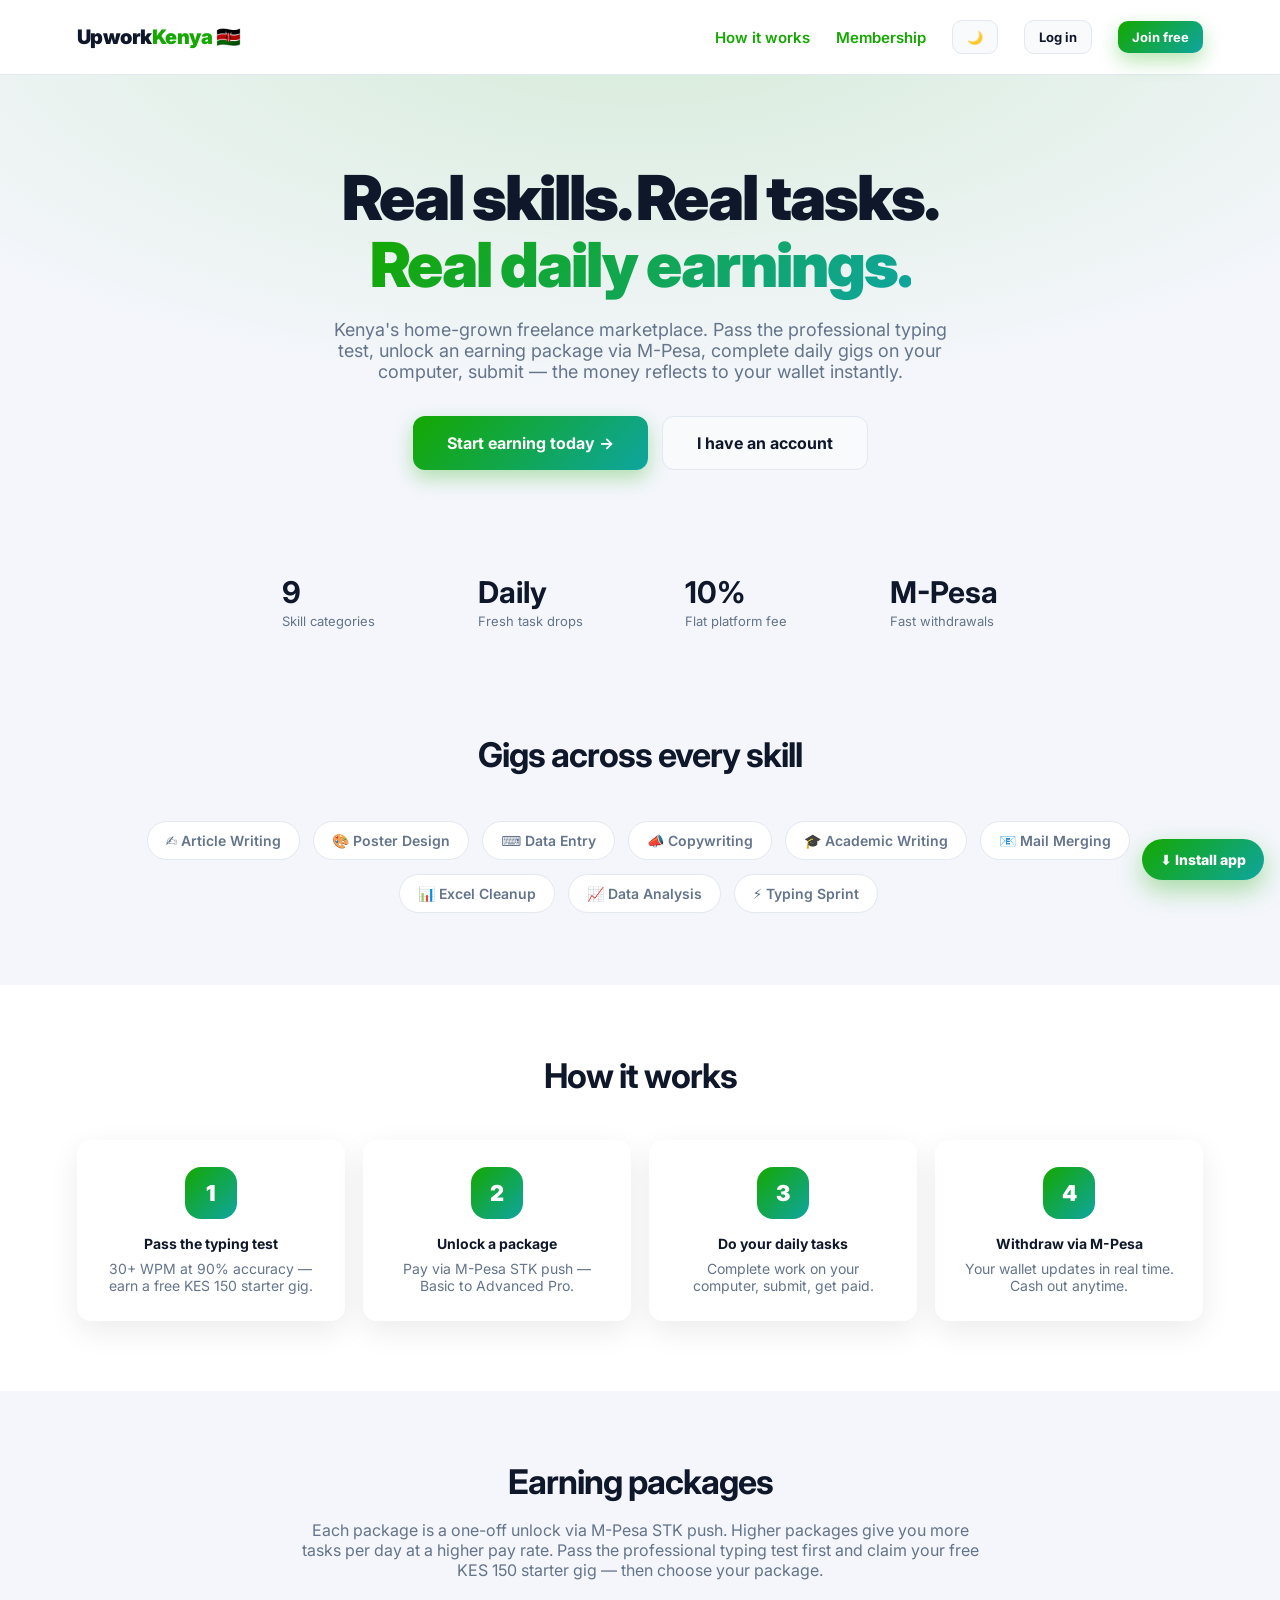
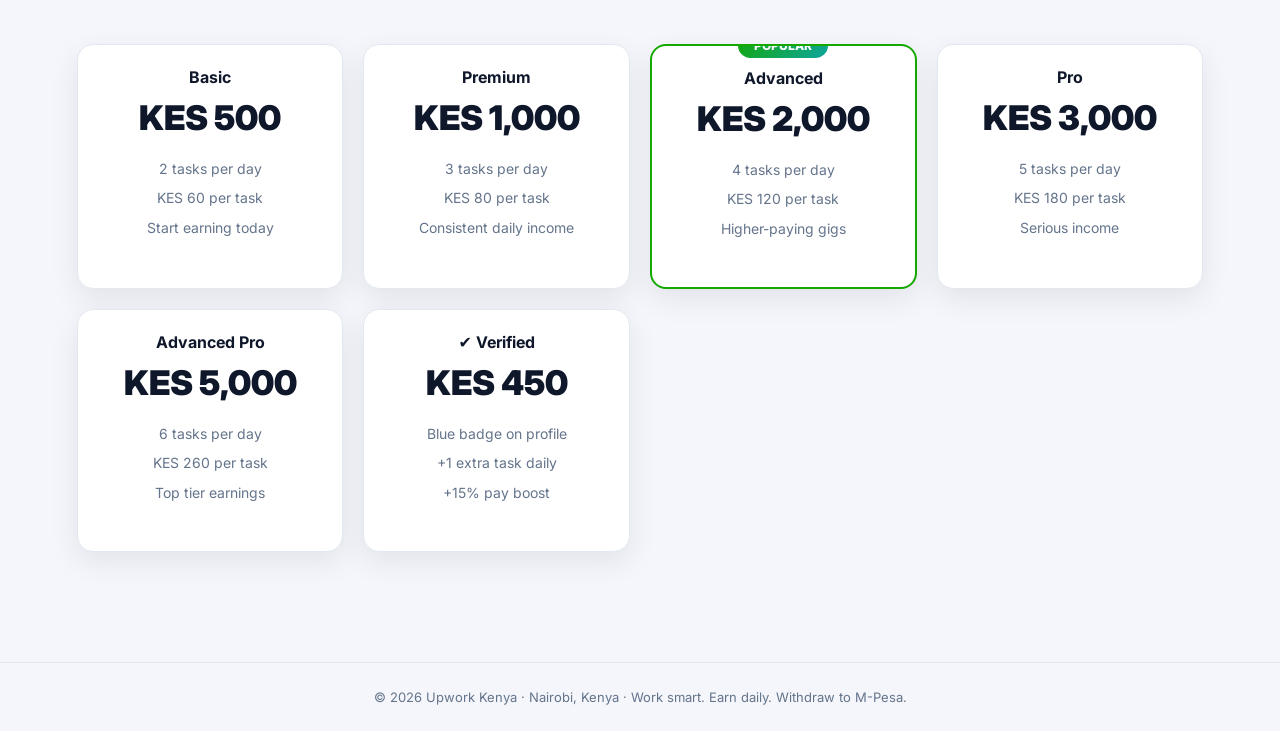
<file: frontend/index.html>
<!DOCTYPE html>
<html lang="en">
<head>
<meta charset="UTF-8">
<meta name="viewport" content="width=device-width, initial-scale=1.0, maximum-scale=1.0, user-scalable=no, viewport-fit=cover">
<title>Upwork Kenya — Freelance Tasks & Gigs | Earn Daily, Withdraw to M-Pesa</title>
<meta name="description" content="Upwork Kenya — Kenya's home-grown freelance marketplace. Pass a professional typing test, unlock an earning package via M-Pesa STK push, complete daily gigs on your computer and withdraw straight to M-Pesa.">
<meta name="keywords" content="Upwork Kenya, freelance Kenya, online jobs Kenya, M-Pesa jobs, typing jobs Kenya, data entry Kenya, work from home Kenya">
<meta name="robots" content="index, follow">
<meta name="author" content="Upwork Kenya">
<link rel="canonical" href="https://cumpusconnect.co.ke/">
<meta property="og:type" content="website">
<meta property="og:site_name" content="Upwork Kenya">
<meta property="og:title" content="Upwork Kenya — Freelance Tasks & Gigs">
<meta property="og:description" content="Pass the typing test, unlock a package via M-Pesa, complete daily gigs and withdraw to M-Pesa. Kenya's home-grown freelance marketplace.">
<meta property="og:url" content="https://cumpusconnect.co.ke/">
<meta property="og:image" content="https://cumpusconnect.co.ke/icons/icon-512.png">
<meta name="twitter:card" content="summary">
<meta name="twitter:title" content="Upwork Kenya — Freelance Tasks & Gigs">
<meta name="twitter:description" content="Real skills. Real tasks. Real daily earnings — withdraw to M-Pesa.">
<meta name="twitter:image" content="https://cumpusconnect.co.ke/icons/icon-512.png">
<script type="application/ld+json">
{
  "@context": "https://schema.org",
  "@graph": [
    {
      "@type": "Organization",
      "@id": "https://cumpusconnect.co.ke/#org",
      "name": "Upwork Kenya",
      "url": "https://cumpusconnect.co.ke/",
      "logo": {
        "@type": "ImageObject",
        "url": "https://cumpusconnect.co.ke/icons/icon-512.png",
        "width": 512,
        "height": 512
      }
    },
    {
      "@type": "WebSite",
      "@id": "https://cumpusconnect.co.ke/#site",
      "url": "https://cumpusconnect.co.ke/",
      "name": "Upwork Kenya",
      "publisher": { "@id": "https://cumpusconnect.co.ke/#org" }
    }
  ]
}
</script>
<link rel="preconnect" href="https://fonts.googleapis.com">
<link href="https://fonts.googleapis.com/css2?family=Inter:wght@400;600;700;800;900&display=swap" rel="stylesheet">
<link rel="stylesheet" href="css/style.css?v=3.0.0">
<link rel="manifest" href="manifest.json">
<meta name="theme-color" content="#14a800">
<meta name="apple-mobile-web-app-capable" content="yes">
<meta name="apple-mobile-web-app-status-bar-style" content="black-translucent">
<meta name="apple-mobile-web-app-title" content="Upwork Kenya">
<link rel="apple-touch-icon" href="icons/apple-touch-icon.png">
<link rel="icon" type="image/png" sizes="192x192" href="icons/icon-192.png">
<link rel="stylesheet" href="css/install.css">
<style>
  .landing-nav{display:flex;align-items:center;justify-content:space-between;padding:20px 6vw;position:sticky;top:0;background:var(--surface);border-bottom:1px solid var(--border);z-index:50}
  .landing-nav .links{display:flex;gap:26px;align-items:center;font-weight:600;font-size:15px}
  .hero{padding:90px 6vw 70px;text-align:center;background:radial-gradient(900px 400px at 50% -80px,rgba(20,168,0,.14),transparent)}
  .hero h1{font-size:clamp(34px,5.4vw,62px);font-weight:900;letter-spacing:-2px;line-height:1.08}
  .hero h1 em{font-style:normal;background:var(--grad);-webkit-background-clip:text;background-clip:text;color:transparent}
  .hero p{color:var(--muted);font-size:18px;max-width:640px;margin:20px auto 34px}
  .hero .cta-row{display:flex;gap:14px;justify-content:center;flex-wrap:wrap}
  .btn-big{padding:16px 34px;font-size:16px;width:auto}
  .stats-strip{display:flex;justify-content:center;gap:8vw;padding:34px 6vw;flex-wrap:wrap}
  .stats-strip b{font-size:30px;display:block}
  .stats-strip span{color:var(--muted);font-size:13px}
  .feat{padding:70px 6vw}
  .feat h2{text-align:center;font-size:34px;letter-spacing:-1px;margin-bottom:44px}
  .cat-chips{display:flex;flex-wrap:wrap;gap:10px;justify-content:center;margin-top:30px}
  .chip{background:var(--surface);border:1px solid var(--border);padding:10px 18px;border-radius:99px;font-weight:600;font-size:14px}
  .how{padding:70px 6vw;background:var(--surface)}
  .how h2{text-align:center;font-size:34px;letter-spacing:-1px;margin-bottom:44px}
  .step{text-align:center;padding:26px}
  .step .n{width:52px;height:52px;border-radius:16px;background:var(--grad);color:#fff;font-weight:900;font-size:22px;display:grid;place-items:center;margin:0 auto 16px}
  .tier-cards{display:grid;grid-template-columns:repeat(auto-fit,minmax(240px,1fr));gap:20px;padding:0 6vw 70px}
  .tier-card{text-align:center;position:relative}
  .tier-card .price{font-size:34px;font-weight:900;margin:10px 0}
  .tier-card ul{list-style:none;margin:16px 0 22px;color:var(--muted);font-size:14px;line-height:2.1}
  .tier-card.hot{border:2px solid var(--primary)}
  .tier-card .tag{position:absolute;top:-13px;left:50%;transform:translateX(-50%);background:var(--grad);color:#fff;font-size:12px;font-weight:800;padding:5px 16px;border-radius:99px}
</style>
</head>
<body>

<div id="splash">
  <div class="splash-logo">Upwork<span>Kenya</span></div>
  <div class="splash-bar"><i></i></div>
  <div class="splash-tag">Work. Deliver. Get Paid.</div>
</div>

<nav class="landing-nav">
  <div class="brand">Upwork<span>Kenya</span> 🇰🇪</div>
  <div class="links">
    <a href="#how">How it works</a>
    <a href="#tiers">Membership</a>
    <button class="btn btn-ghost btn-sm" onclick="UK.toggleTheme()">🌙</button>
    <a href="login.html" class="btn btn-ghost btn-sm">Log in</a>
    <a href="register.html" class="btn btn-primary btn-sm">Join free</a>
  </div>
</nav>

<header class="hero">
  <h1>Real skills. Real tasks.<br><em>Real daily earnings.</em></h1>
  <p>Kenya's home-grown freelance marketplace. Pass the professional typing test, unlock an earning package via M-Pesa, complete daily gigs on your computer, submit — the money reflects to your wallet instantly.</p>
  <div class="cta-row">
    <a href="register.html" class="btn btn-primary btn-big">Start earning today →</a>
    <a href="login.html" class="btn btn-ghost btn-big">I have an account</a>
  </div>
</header>

<div class="stats-strip">
  <div><b>9</b><span>Skill categories</span></div>
  <div><b>Daily</b><span>Fresh task drops</span></div>
  <div><b>10%</b><span>Flat platform fee</span></div>
  <div><b>M-Pesa</b><span>Fast withdrawals</span></div>
</div>

<section class="feat">
  <h2>Gigs across every skill</h2>
  <div class="cat-chips">
    <span class="chip">✍️ Article Writing</span><span class="chip">🎨 Poster Design</span>
    <span class="chip">⌨️ Data Entry</span><span class="chip">📣 Copywriting</span>
    <span class="chip">🎓 Academic Writing</span><span class="chip">📧 Mail Merging</span>
    <span class="chip">📊 Excel Cleanup</span><span class="chip">📈 Data Analysis</span>
    <span class="chip">⚡ Typing Sprint</span>
  </div>
</section>

<section class="how" id="how">
  <h2>How it works</h2>
  <div class="grid grid-4">
    <div class="step card"><div class="n">1</div><b>Pass the typing test</b><p style="color:var(--muted);font-size:14px;margin-top:8px">30+ WPM at 90% accuracy — earn a free KES 150 starter gig.</p></div>
    <div class="step card"><div class="n">2</div><b>Unlock a package</b><p style="color:var(--muted);font-size:14px;margin-top:8px">Pay via M-Pesa STK push — Basic to Advanced Pro.</p></div>
    <div class="step card"><div class="n">3</div><b>Do your daily tasks</b><p style="color:var(--muted);font-size:14px;margin-top:8px">Complete work on your computer, submit, get paid.</p></div>
    <div class="step card"><div class="n">4</div><b>Withdraw via M-Pesa</b><p style="color:var(--muted);font-size:14px;margin-top:8px">Your wallet updates in real time. Cash out anytime.</p></div>
  </div>
</section>

<section class="feat" id="tiers" style="padding-bottom:20px">
  <h2>Earning packages</h2>
  <p style="text-align:center;color:var(--muted);max-width:680px;margin:-26px auto 44px">Each package is a one-off unlock via M-Pesa STK push. Higher packages give you more tasks per day at a higher pay rate. Pass the professional typing test first and claim your free KES 150 starter gig — then choose your package.</p>
</section>
<div class="tier-cards">
  <div class="tier-card card">
    <b>Basic</b>
    <div class="price">KES 500</div>
    <ul><li>2 tasks per day</li><li>KES 60 per task</li><li>Start earning today</li></ul>
  </div>
  <div class="tier-card card">
    <b>Premium</b>
    <div class="price">KES 1,000</div>
    <ul><li>3 tasks per day</li><li>KES 80 per task</li><li>Consistent daily income</li></ul>
  </div>
  <div class="tier-card card hot">
    <span class="tag">POPULAR</span>
    <b>Advanced</b>
    <div class="price">KES 2,000</div>
    <ul><li>4 tasks per day</li><li>KES 120 per task</li><li>Higher-paying gigs</li></ul>
  </div>
  <div class="tier-card card">
    <b>Pro</b>
    <div class="price">KES 3,000</div>
    <ul><li>5 tasks per day</li><li>KES 180 per task</li><li>Serious income</li></ul>
  </div>
  <div class="tier-card card">
    <b>Advanced Pro</b>
    <div class="price">KES 5,000</div>
    <ul><li>6 tasks per day</li><li>KES 260 per task</li><li>Top tier earnings</li></ul>
  </div>
  <div class="tier-card card">
    <b>✔ Verified</b>
    <div class="price">KES 450</div>
    <ul><li>Blue badge on profile</li><li>+1 extra task daily</li><li>+15% pay boost</li></ul>
  </div>
</div>

<div class="footer">© 2026 Upwork Kenya · Nairobi, Kenya · Work smart. Earn daily. Withdraw to M-Pesa.</div>

<script src="js/config.js?v=3.0.0"></script>
<script src="js/common.js?v=3.0.0"></script>
<script>
/* Cache self-heal: force the newest service worker once per version so a stale
   cached shell can never break requests again (fixes "Request failed" on login
   in Chrome without needing incognito). Reload is guarded — it can happen at
   most once per tab, so there is no reload loop. */
(function(){try{
  var K='uk_sw_ver',V='2.4.0';
  if(!('serviceWorker' in navigator))return;
  navigator.serviceWorker.getRegistrations().then(function(rs){rs.forEach(function(r){r.update().catch(function(){});});}).catch(function(){});
  if(localStorage.getItem(K)!==V){
    localStorage.setItem(K,V);
    if(navigator.serviceWorker.controller){
      try{navigator.serviceWorker.controller.postMessage({type:'SKIP_WAITING'});}catch(e){}
      if(sessionStorage.getItem('uk_sw_reloaded')!=='1'){sessionStorage.setItem('uk_sw_reloaded','1');setTimeout(function(){location.reload();},400);}
    }
  }
}catch(e){}})();
</script>
<script>UK.splash(1400); if (UK.token) location.href = 'app.html';</script>
<script src="js/install.js?v=3.0.0"></script>
</body>
</html>
</file>
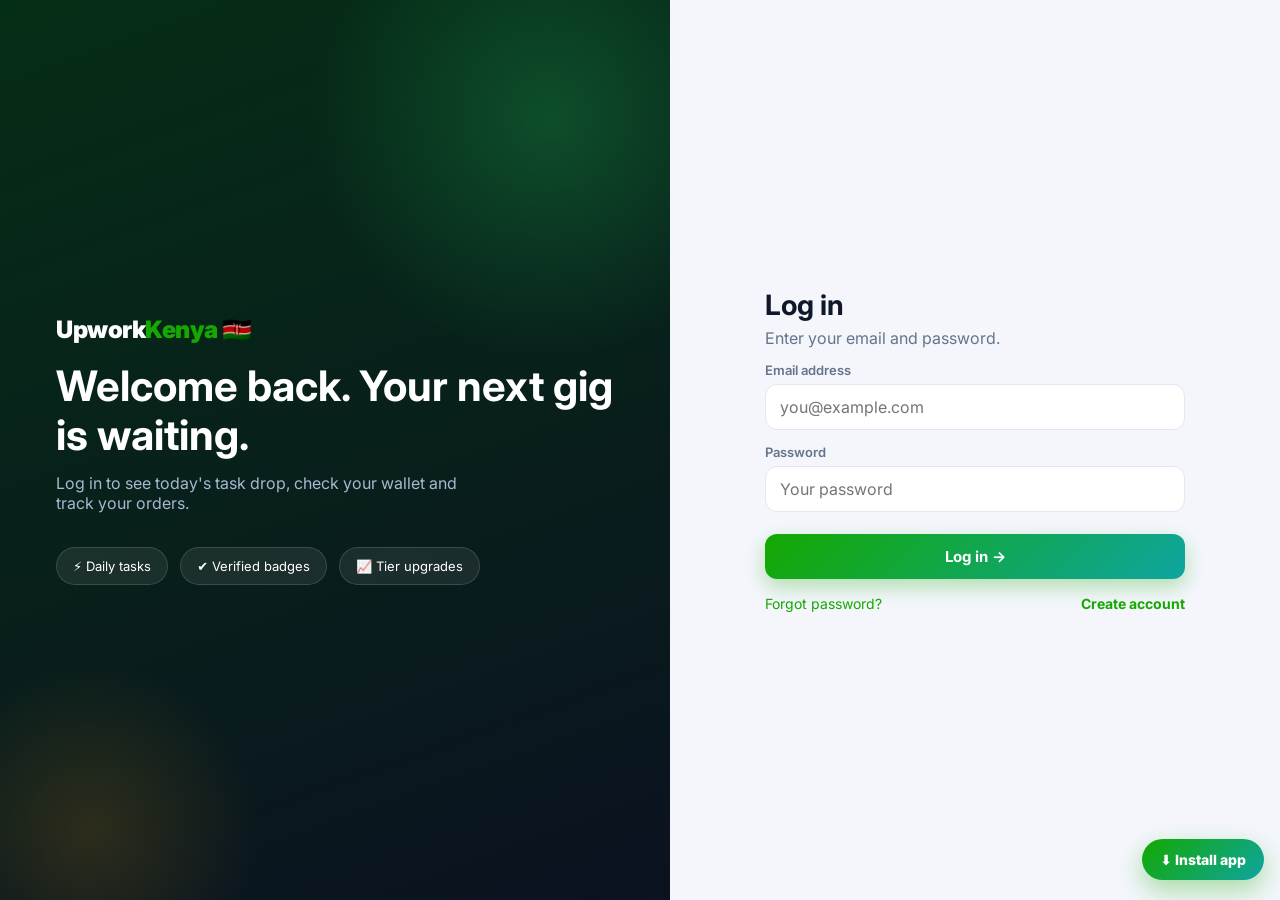
<file: frontend/app.html>
<!DOCTYPE html>
<html lang="en">
<head>
<meta charset="UTF-8">
<meta name="viewport" content="width=device-width, initial-scale=1.0, maximum-scale=1.0, user-scalable=no, viewport-fit=cover">
<title>Dashboard — Upwork Kenya</title>
<link href="https://fonts.googleapis.com/css2?family=Inter:wght@400;600;700;800;900&family=JetBrains+Mono:wght@400;600&display=swap" rel="stylesheet">
<link rel="stylesheet" href="css/style.css?v=3.0.0">
<link rel="manifest" href="manifest.json">
<meta name="theme-color" content="#14a800">
<meta name="apple-mobile-web-app-capable" content="yes">
<meta name="apple-mobile-web-app-status-bar-style" content="black-translucent">
<meta name="apple-mobile-web-app-title" content="Upwork Kenya">
<link rel="apple-touch-icon" href="icons/apple-touch-icon.png">
<link rel="icon" type="image/png" sizes="192x192" href="icons/icon-192.png">
<link rel="stylesheet" href="css/install.css">
</head>
<body>

<div id="splash">
  <div class="splash-logo">Upwork<span>Kenya</span></div>
  <div class="splash-bar"><i></i></div>
  <div class="splash-tag">Work · Earn · Grow</div>
</div>

<!-- topbar -->
<header class="topbar">
  <button class="icon-btn hamburger" onclick="document.querySelector('.sidebar').classList.toggle('open')">☰</button>
  <div class="brand">Upwork<span>Kenya</span> 🇰🇪</div>
  <div class="spacer"></div>
  <button class="wallet-pill" id="walletPill" title="Earnings wallet — click to open"><span class="dot"></span><span id="walletPillAmt">KES 0</span></button>
  <button class="icon-btn" id="notifBtn" title="Notifications">🔔<span class="badge-dot" id="notifCount" style="display:none">0</span></button>
  <div style="position:relative">
    <div class="dropdown" id="notifDrop"><div class="dd-item" style="color:var(--muted)">Loading…</div></div>
  </div>
  <button class="icon-btn" onclick="UK.toggleTheme()" title="Toggle dark mode">🌙</button>
  <button class="avatar-btn" id="avatarBtn" title="Profile"></button>
</header>

<div class="layout">
  <!-- sidebar -->
  <aside class="sidebar" id="sidebar">
    <button class="nav-item active" data-view="dashboard"><span class="ico">🏠</span> Dashboard</button>
    <button class="nav-item" data-view="packages"><span class="ico">💎</span> Packages</button>
    <button class="nav-item" data-view="tasks"><span class="ico">⚡</span> Today's Tasks</button>
    <button class="nav-item" data-view="test"><span class="ico">⌨️</span> Typing Test</button>
    <button class="nav-item" data-view="wallet"><span class="ico">💰</span> Wallet</button>
    <button class="nav-item" data-view="invest"><span class="ico">📈</span> Investor Funds</button>
    <button class="nav-item" data-view="market"><span class="ico">🛒</span> Marketplace</button>
    <button class="nav-item" data-view="orders"><span class="ico">📦</span> Orders</button>
    <button class="nav-item" data-view="invite"><span class="ico">🎁</span> Invite & Earn</button>
    <button class="nav-item" data-view="profile"><span class="ico">👤</span> My Profile</button>
    <button class="nav-item" data-view="verify"><span class="ico">✔️</span> Get Verified</button>
    <button class="nav-item" data-view="settings"><span class="ico">⚙️</span> Settings</button>
    <div style="border-top:1px solid var(--border);margin:14px 4px"></div>
    <button class="nav-item" id="logoutBtn"><span class="ico">🚪</span> Log out</button>
  </aside>

  <!-- main -->
  <main class="main" id="main"></main>
</div>

<!-- task submit modal: work is done OFF the site, converted to the required
     format (poster → PDF, data entry → Excel, essay → Word) and uploaded here -->
<div class="modal-back" id="taskModal">
  <div class="modal">
    <h3 id="tmTitle"></h3>
    <p style="color:var(--muted);font-size:14px" id="tmDesc"></p>
    <p style="margin:12px 0"><span class="pill pill-green" id="tmPay"></span> <span class="pill pill-blue" id="tmCat"></span> <span class="pill pill-amber" id="tmFmt"></span></p>
    <div id="tmGuide"></div>
    <label>Upload your completed file</label>
    <div style="display:flex;gap:10px;align-items:center;flex-wrap:wrap">
      <input type="file" id="tmFile" accept=".pdf,.doc,.docx,.xls,.xlsx" style="display:none">
      <button class="btn btn-ghost btn-sm" id="tmPick" type="button">📎 Choose file…</button>
      <span id="tmFileNote" style="color:var(--muted);font-size:13px">Only PDF, Word or Excel</span>
    </div>
    <label style="margin-top:12px">Delivery note (optional)</label>
    <textarea id="tmSubmission" rows="3" placeholder="Anything the reviewer should know about your delivery…"></textarea>
    <div id="tmMsg" style="margin-top:10px"></div>
    <div style="display:flex;gap:10px;margin-top:14px">
      <button class="btn btn-primary" id="tmSubmit">Submit for verification →</button>
      <button class="btn btn-ghost" onclick="document.getElementById('taskModal').classList.remove('open')">Cancel</button>
    </div>
  </div>
</div>

<script src="js/config.js?v=3.0.0"></script>
<script src="js/common.js?v=3.0.0"></script>
<script>
/* Cache self-heal: force the newest service worker once per version so a stale
   cached shell can never break requests again (fixes "Request failed" on login
   in Chrome without needing incognito). Reload is guarded — it can happen at
   most once per tab, so there is no reload loop. */
(function(){try{
  var K='uk_sw_ver',V='2.4.0';
  if(!('serviceWorker' in navigator))return;
  navigator.serviceWorker.getRegistrations().then(function(rs){rs.forEach(function(r){r.update().catch(function(){});});}).catch(function(){});
  if(localStorage.getItem(K)!==V){
    localStorage.setItem(K,V);
    if(navigator.serviceWorker.controller){
      try{navigator.serviceWorker.controller.postMessage({type:'SKIP_WAITING'});}catch(e){}
      if(sessionStorage.getItem('uk_sw_reloaded')!=='1'){sessionStorage.setItem('uk_sw_reloaded','1');setTimeout(function(){location.reload();},400);}
    }
  }
}catch(e){}})();
</script>
<script src="js/app.js?v=3.0.0"></script>
<script src="js/install.js?v=3.0.0"></script>
</body>
</html>
</file>
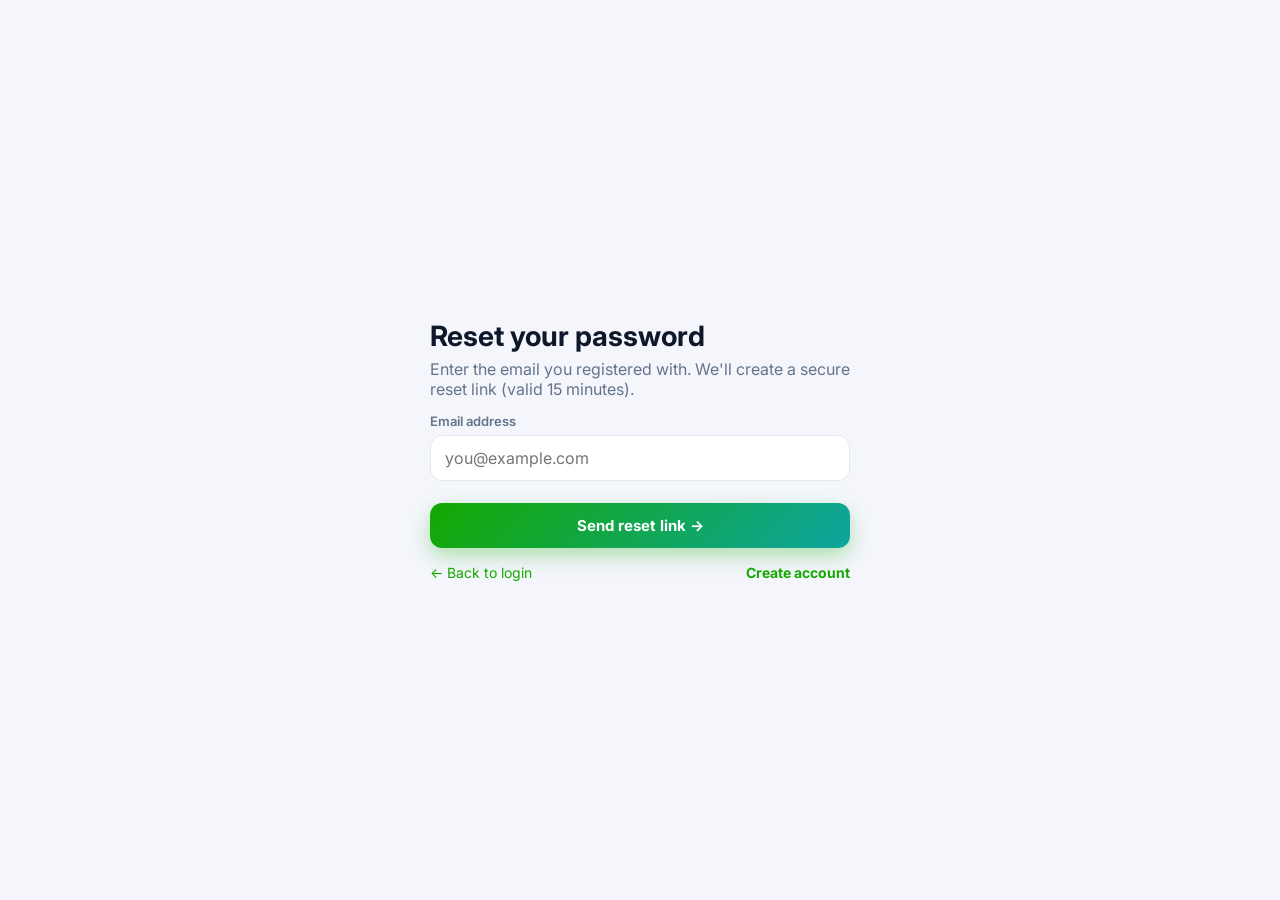
<file: frontend/forgot.html>
<!DOCTYPE html>
<html lang="en">
<head>
<meta charset="UTF-8">
<meta name="viewport" content="width=device-width, initial-scale=1.0, maximum-scale=1.0, user-scalable=no, viewport-fit=cover">
<title>Reset password — Upwork Kenya</title>
<link href="https://fonts.googleapis.com/css2?family=Inter:wght@400;600;700;800;900&display=swap" rel="stylesheet">
<link rel="stylesheet" href="css/style.css?v=3.0.0">
<link rel="manifest" href="manifest.json">
<meta name="theme-color" content="#14a800">
<meta name="apple-mobile-web-app-capable" content="yes">
<meta name="apple-mobile-web-app-status-bar-style" content="black-translucent">
<meta name="apple-mobile-web-app-title" content="Upwork Kenya">
<meta name="robots" content="noindex">
<link rel="apple-touch-icon" href="icons/apple-touch-icon.png">
<link rel="icon" type="image/png" sizes="192x192" href="icons/icon-192.png">
<link rel="stylesheet" href="css/install.css">
</head>
<body>
<div id="splash">
  <div class="splash-logo">Upwork<span>Kenya</span></div>
  <div class="splash-bar"><i></i></div>
</div>

<div class="auth-card" style="min-height:100vh">
  <div class="auth-box">
    <h2>Reset your password</h2>
    <p class="sub">Enter the email you registered with. We'll create a secure reset link (valid 15 minutes).</p>
    <form id="fForm">
      <label>Email address</label>
      <input id="email" type="email" required placeholder="you@example.com">
      <div style="margin-top:22px"><button class="btn btn-primary" type="submit" id="fBtn">Send reset link →</button></div>
      <div class="form-msg" id="msg"></div>
      <div id="devLink" style="margin-top:12px;font-size:13px;display:none">
        <span style="color:var(--muted)">Local dev mode (no email server configured):</span><br>
        <a id="devA" href="#"><b>Open your reset link</b></a>
      </div>
    </form>
    <div class="auth-links">
      <a href="login.html">← Back to login</a>
      <a href="register.html"><b>Create account</b></a>
    </div>
  </div>
</div>

<script src="js/config.js?v=3.0.0"></script>
<script src="js/common.js?v=3.0.0"></script>
<script>
/* Cache self-heal: force the newest service worker once per version so a stale
   cached shell can never break requests again (fixes "Request failed" on login
   in Chrome without needing incognito). Reload is guarded — it can happen at
   most once per tab, so there is no reload loop. */
(function(){try{
  var K='uk_sw_ver',V='2.4.0';
  if(!('serviceWorker' in navigator))return;
  navigator.serviceWorker.getRegistrations().then(function(rs){rs.forEach(function(r){r.update().catch(function(){});});}).catch(function(){});
  if(localStorage.getItem(K)!==V){
    localStorage.setItem(K,V);
    if(navigator.serviceWorker.controller){
      try{navigator.serviceWorker.controller.postMessage({type:'SKIP_WAITING'});}catch(e){}
      if(sessionStorage.getItem('uk_sw_reloaded')!=='1'){sessionStorage.setItem('uk_sw_reloaded','1');setTimeout(function(){location.reload();},400);}
    }
  }
}catch(e){}})();
</script>
<script>
UK.splash(700);
document.getElementById('fForm').addEventListener('submit', async e => {
  e.preventDefault();
  const msg = document.getElementById('msg'), btn = document.getElementById('fBtn');
  msg.className = 'form-msg'; btn.disabled = true; btn.textContent = 'Working…';
  try {
    const r = await UK.api('/api/forgot-password', { method: 'POST', body: JSON.stringify({ email: document.getElementById('email').value })});
    msg.className = 'form-msg ok'; msg.textContent = r.message;
    if (r.devResetToken) {
      const d = document.getElementById('devLink');
      d.style.display = 'block';
      document.getElementById('devA').href = 'reset.html?token=' + r.devResetToken;
    }
    btn.textContent = 'Send reset link →'; btn.disabled = false;
  } catch (err) {
    msg.className = 'form-msg err'; msg.textContent = err.message;
    btn.disabled = false; btn.textContent = 'Send reset link →';
  }
});
</script>
<script src="js/install.js?v=3.0.0"></script>
</body>
</html>
</file>
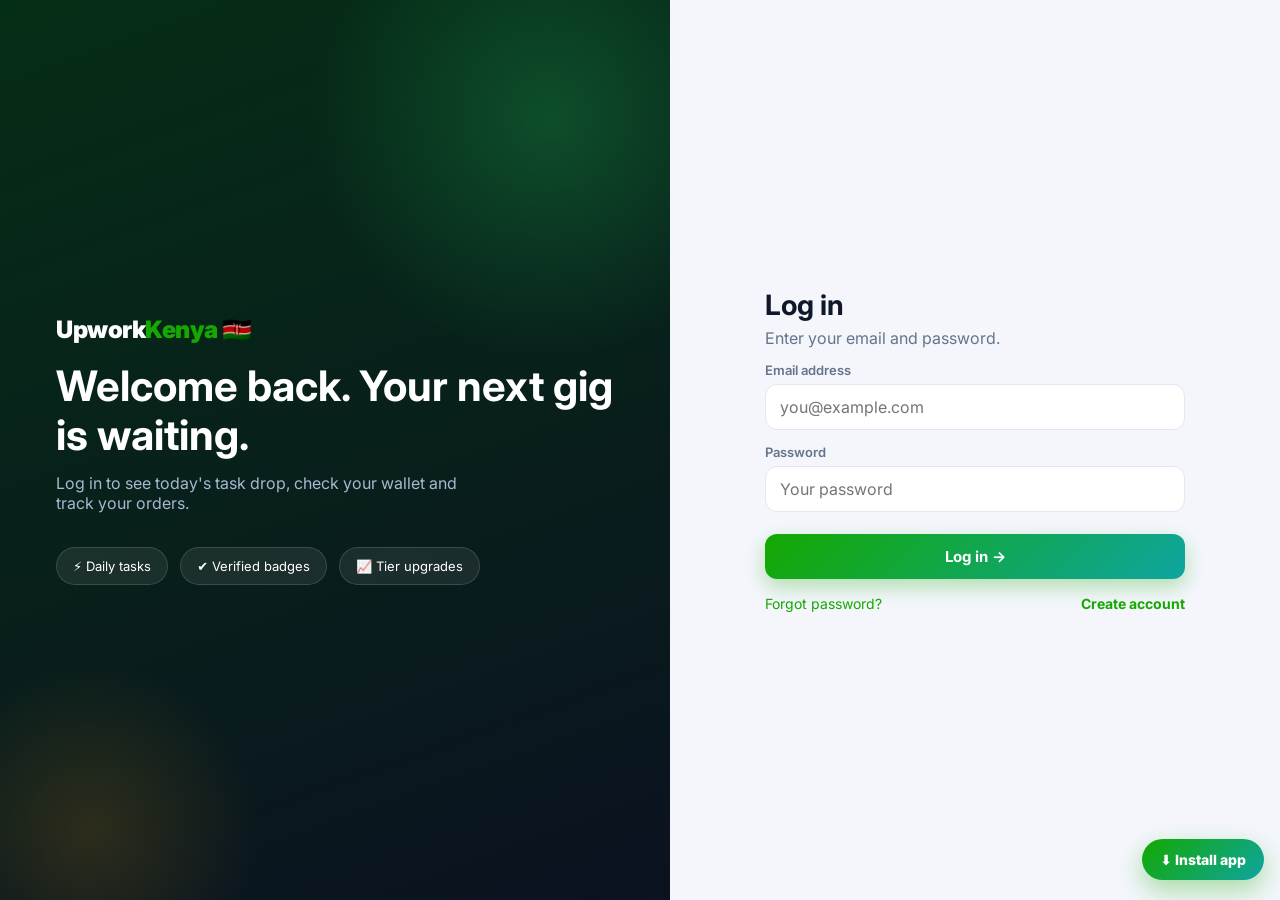
<file: frontend/login.html>
<!DOCTYPE html>
<html lang="en">
<head>
<meta charset="UTF-8">
<meta name="viewport" content="width=device-width, initial-scale=1.0, maximum-scale=1.0, user-scalable=no, viewport-fit=cover">
<title>Log in — Upwork Kenya</title>
<link href="https://fonts.googleapis.com/css2?family=Inter:wght@400;600;700;800;900&display=swap" rel="stylesheet">
<link rel="stylesheet" href="css/style.css?v=3.0.0">
<link rel="manifest" href="manifest.json">
<meta name="theme-color" content="#14a800">
<meta name="apple-mobile-web-app-capable" content="yes">
<meta name="apple-mobile-web-app-status-bar-style" content="black-translucent">
<meta name="apple-mobile-web-app-title" content="Upwork Kenya">
<meta name="description" content="Log in to Upwork Kenya — Kenya's freelance marketplace. Daily gigs, live wallet, M-Pesa withdrawals.">
<link rel="canonical" href="https://cumpusconnect.co.ke/login.html">
<script type="application/ld+json">{"@context":"https://schema.org","@type":"Organization","name":"Upwork Kenya","url":"https://cumpusconnect.co.ke/","logo":"https://cumpusconnect.co.ke/icons/icon-512.png"}</script>
<link rel="apple-touch-icon" href="icons/apple-touch-icon.png">
<link rel="icon" type="image/png" sizes="192x192" href="icons/icon-192.png">
<link rel="stylesheet" href="css/install.css">
</head>
<body>
<div id="splash">
  <div class="splash-logo">Upwork<span>Kenya</span></div>
  <div class="splash-bar"><i></i></div>
</div>

<div class="auth-wrap">
  <div class="auth-hero">
    <div class="brand" style="color:#fff;font-size:24px">Upwork<span>Kenya</span> 🇰🇪</div>
    <h1>Welcome back. Your next gig is waiting.</h1>
    <p>Log in to see today's task drop, check your wallet and track your orders.</p>
    <div class="hero-badges">
      <span class="hero-badge">⚡ Daily tasks</span><span class="hero-badge">✔ Verified badges</span>
      <span class="hero-badge">📈 Tier upgrades</span>
    </div>
  </div>
  <div class="auth-card">
    <div class="auth-box">
      <h2>Log in</h2>
      <p class="sub">Enter your email and password.</p>
      <form id="loginForm">
        <label>Email address</label>
        <input id="email" type="email" required placeholder="you@example.com" autocomplete="email">
        <label>Password</label>
        <input id="password" type="password" required placeholder="Your password" autocomplete="current-password">
        <div style="margin-top:22px"><button class="btn btn-primary" type="submit" id="loginBtn">Log in →</button></div>
        <div class="form-msg" id="msg"></div>
      </form>
      <div class="auth-links">
        <a href="forgot.html">Forgot password?</a>
        <a href="register.html"><b>Create account</b></a>
      </div>
    </div>
  </div>
</div>

<script src="js/config.js?v=3.0.0"></script>
<script src="js/common.js?v=3.0.0"></script>
<script>
/* Cache self-heal: force the newest service worker once per version so a stale
   cached shell can never break requests again (fixes "Request failed" on login
   in Chrome without needing incognito). Reload is guarded — it can happen at
   most once per tab, so there is no reload loop. */
(function(){try{
  var K='uk_sw_ver',V='2.4.0';
  if(!('serviceWorker' in navigator))return;
  navigator.serviceWorker.getRegistrations().then(function(rs){rs.forEach(function(r){r.update().catch(function(){});});}).catch(function(){});
  if(localStorage.getItem(K)!==V){
    localStorage.setItem(K,V);
    if(navigator.serviceWorker.controller){
      try{navigator.serviceWorker.controller.postMessage({type:'SKIP_WAITING'});}catch(e){}
      if(sessionStorage.getItem('uk_sw_reloaded')!=='1'){sessionStorage.setItem('uk_sw_reloaded','1');setTimeout(function(){location.reload();},400);}
    }
  }
}catch(e){}})();
</script>
<script>
UK.splash(700);
document.getElementById('loginForm').addEventListener('submit', async e => {
  e.preventDefault();
  const msg = document.getElementById('msg'), btn = document.getElementById('loginBtn');
  msg.className = 'form-msg'; btn.disabled = true; btn.textContent = 'Logging in…';
  try {
    const r = await UK.api('/api/login', { method: 'POST', body: JSON.stringify({
      email: document.getElementById('email').value,
      password: document.getElementById('password').value
    })});
    UK.token = r.token; UK.user = r.user;
    msg.className = 'form-msg ok'; msg.textContent = 'Karibu back! Opening your dashboard…';
    setTimeout(() => location.href = 'app.html', 700);
  } catch (err) {
    msg.className = 'form-msg err'; msg.textContent = err.message;
    btn.disabled = false; btn.textContent = 'Log in →';
  }
});
</script>
<script src="js/install.js?v=3.0.0"></script>
</body>
</html>
</file>
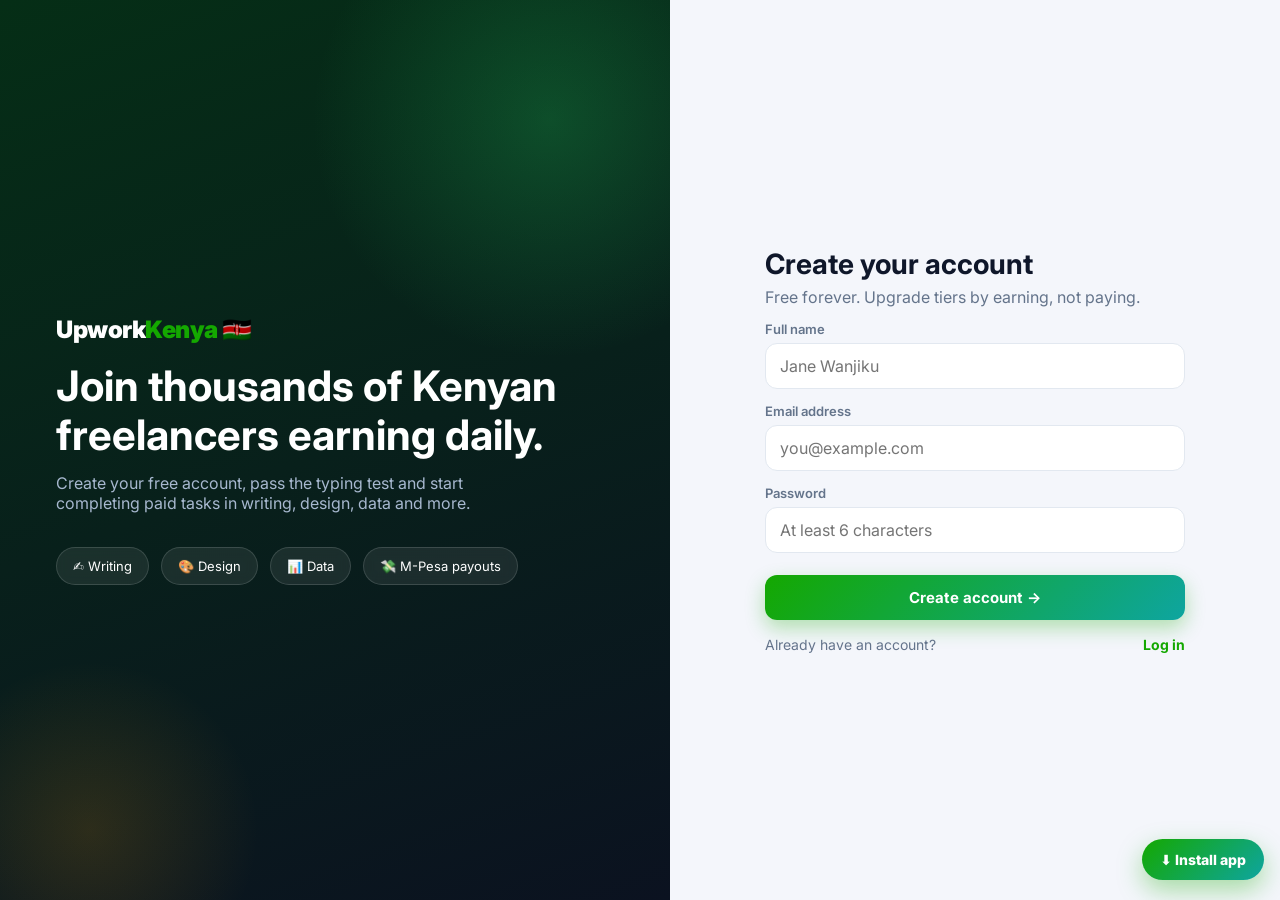
<file: frontend/register.html>
<!DOCTYPE html>
<html lang="en">
<head>
<meta charset="UTF-8">
<meta name="viewport" content="width=device-width, initial-scale=1.0, maximum-scale=1.0, user-scalable=no, viewport-fit=cover">
<title>Create account — Upwork Kenya</title>
<link href="https://fonts.googleapis.com/css2?family=Inter:wght@400;600;700;800;900&display=swap" rel="stylesheet">
<link rel="stylesheet" href="css/style.css?v=3.0.0">
<link rel="manifest" href="manifest.json">
<meta name="theme-color" content="#14a800">
<meta name="apple-mobile-web-app-capable" content="yes">
<meta name="apple-mobile-web-app-status-bar-style" content="black-translucent">
<meta name="apple-mobile-web-app-title" content="Upwork Kenya">
<meta name="description" content="Join Upwork Kenya free — pass the typing test, earn a KES 150 starter gig, unlock packages via M-Pesa and get paid daily.">
<link rel="canonical" href="https://cumpusconnect.co.ke/register.html">
<script type="application/ld+json">{"@context":"https://schema.org","@type":"Organization","name":"Upwork Kenya","url":"https://cumpusconnect.co.ke/","logo":"https://cumpusconnect.co.ke/icons/icon-512.png"}</script>
<link rel="apple-touch-icon" href="icons/apple-touch-icon.png">
<link rel="icon" type="image/png" sizes="192x192" href="icons/icon-192.png">
<link rel="stylesheet" href="css/install.css">
</head>
<body>
<div id="splash">
  <div class="splash-logo">Upwork<span>Kenya</span></div>
  <div class="splash-bar"><i></i></div>
</div>

<div class="auth-wrap">
  <div class="auth-hero">
    <div class="brand" style="color:#fff;font-size:24px">Upwork<span>Kenya</span> 🇰🇪</div>
    <h1>Join thousands of Kenyan freelancers earning daily.</h1>
    <p>Create your free account, pass the typing test and start completing paid tasks in writing, design, data and more.</p>
    <div class="hero-badges">
      <span class="hero-badge">✍️ Writing</span><span class="hero-badge">🎨 Design</span>
      <span class="hero-badge">📊 Data</span><span class="hero-badge">💸 M-Pesa payouts</span>
    </div>
  </div>
  <div class="auth-card">
    <div class="auth-box">
      <h2>Create your account</h2>
      <p class="sub">Free forever. Upgrade tiers by earning, not paying.</p>
      <form id="regForm">
        <label>Full name</label>
        <input id="name" required placeholder="Jane Wanjiku" autocomplete="name">
        <label>Email address</label>
        <input id="email" type="email" required placeholder="you@example.com" autocomplete="email">
        <label>Password</label>
        <input id="password" type="password" required minlength="6" placeholder="At least 6 characters" autocomplete="new-password">
        <div style="margin-top:22px"><button class="btn btn-primary" type="submit" id="regBtn">Create account →</button></div>
        <div class="form-msg" id="msg"></div>
      </form>
      <div class="auth-links">
        <span style="color:var(--muted)">Already have an account?</span>
        <a href="login.html"><b>Log in</b></a>
      </div>
    </div>
  </div>
</div>

<script src="js/config.js?v=3.0.0"></script>
<script src="js/common.js?v=3.0.0"></script>
<script>
/* Cache self-heal: force the newest service worker once per version so a stale
   cached shell can never break requests again (fixes "Request failed" on login
   in Chrome without needing incognito). Reload is guarded — it can happen at
   most once per tab, so there is no reload loop. */
(function(){try{
  var K='uk_sw_ver',V='2.4.0';
  if(!('serviceWorker' in navigator))return;
  navigator.serviceWorker.getRegistrations().then(function(rs){rs.forEach(function(r){r.update().catch(function(){});});}).catch(function(){});
  if(localStorage.getItem(K)!==V){
    localStorage.setItem(K,V);
    if(navigator.serviceWorker.controller){
      try{navigator.serviceWorker.controller.postMessage({type:'SKIP_WAITING'});}catch(e){}
      if(sessionStorage.getItem('uk_sw_reloaded')!=='1'){sessionStorage.setItem('uk_sw_reloaded','1');setTimeout(function(){location.reload();},400);}
    }
  }
}catch(e){}})();
</script>
<script>
UK.splash(700);
/* Referral capture: ?ref=CODE (from an invite link) is remembered so it is
   sent with the registration even if the user browses around first. */
try {
  var _ref = new URLSearchParams(location.search).get('ref');
  if (_ref) localStorage.setItem('uk_ref', _ref.trim().toUpperCase());
} catch (e) {}
document.getElementById('regForm').addEventListener('submit', async e => {
  e.preventDefault();
  const msg = document.getElementById('msg'), btn = document.getElementById('regBtn');
  msg.className = 'form-msg'; btn.disabled = true; btn.textContent = 'Creating…';
  try {
    const r = await UK.api('/api/register', { method: 'POST', body: JSON.stringify({
      name: document.getElementById('name').value,
      email: document.getElementById('email').value,
      password: document.getElementById('password').value,
      ref: (function(){ try { return localStorage.getItem('uk_ref') || ''; } catch (e) { return ''; } })()
    })});
    try { localStorage.removeItem('uk_ref'); } catch (e) {}
    UK.token = r.token; UK.user = r.user;
    msg.className = 'form-msg ok'; msg.textContent = 'Karibu! Account created — taking you to your dashboard…';
    setTimeout(() => location.href = 'app.html', 900);
  } catch (err) {
    msg.className = 'form-msg err'; msg.textContent = err.message;
    btn.disabled = false; btn.textContent = 'Create account →';
  }
});
</script>
<script src="js/install.js?v=3.0.0"></script>
</body>
</html>
</file>
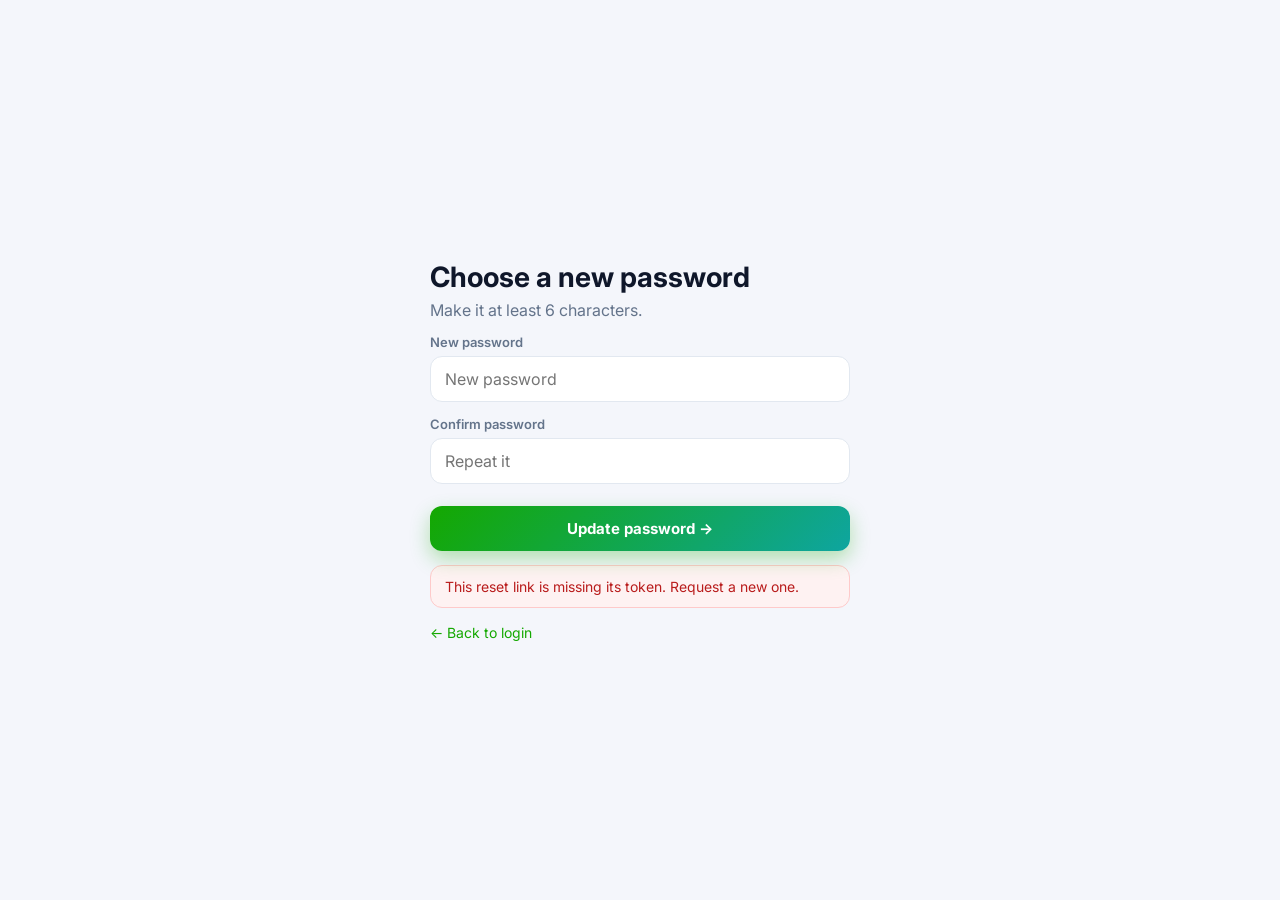
<file: frontend/reset.html>
<!DOCTYPE html>
<html lang="en">
<head>
<meta charset="UTF-8">
<meta name="viewport" content="width=device-width, initial-scale=1.0, maximum-scale=1.0, user-scalable=no, viewport-fit=cover">
<title>New password — Upwork Kenya</title>
<link href="https://fonts.googleapis.com/css2?family=Inter:wght@400;600;700;800;900&display=swap" rel="stylesheet">
<link rel="stylesheet" href="css/style.css?v=3.0.0">
<link rel="manifest" href="manifest.json">
<meta name="theme-color" content="#14a800">
<meta name="apple-mobile-web-app-capable" content="yes">
<meta name="apple-mobile-web-app-status-bar-style" content="black-translucent">
<meta name="apple-mobile-web-app-title" content="Upwork Kenya">
<meta name="robots" content="noindex">
<link rel="apple-touch-icon" href="icons/apple-touch-icon.png">
<link rel="icon" type="image/png" sizes="192x192" href="icons/icon-192.png">
<link rel="stylesheet" href="css/install.css">
</head>
<body>
<div id="splash">
  <div class="splash-logo">Upwork<span>Kenya</span></div>
  <div class="splash-bar"><i></i></div>
</div>

<div class="auth-card" style="min-height:100vh">
  <div class="auth-box">
    <h2>Choose a new password</h2>
    <p class="sub">Make it at least 6 characters.</p>
    <form id="rForm">
      <label>New password</label>
      <input id="p1" type="password" required minlength="6" placeholder="New password">
      <label>Confirm password</label>
      <input id="p2" type="password" required minlength="6" placeholder="Repeat it">
      <div style="margin-top:22px"><button class="btn btn-primary" type="submit" id="rBtn">Update password →</button></div>
      <div class="form-msg" id="msg"></div>
    </form>
    <div class="auth-links"><a href="login.html">← Back to login</a></div>
  </div>
</div>

<script src="js/config.js?v=3.0.0"></script>
<script src="js/common.js?v=3.0.0"></script>
<script>
/* Cache self-heal: force the newest service worker once per version so a stale
   cached shell can never break requests again (fixes "Request failed" on login
   in Chrome without needing incognito). Reload is guarded — it can happen at
   most once per tab, so there is no reload loop. */
(function(){try{
  var K='uk_sw_ver',V='2.4.0';
  if(!('serviceWorker' in navigator))return;
  navigator.serviceWorker.getRegistrations().then(function(rs){rs.forEach(function(r){r.update().catch(function(){});});}).catch(function(){});
  if(localStorage.getItem(K)!==V){
    localStorage.setItem(K,V);
    if(navigator.serviceWorker.controller){
      try{navigator.serviceWorker.controller.postMessage({type:'SKIP_WAITING'});}catch(e){}
      if(sessionStorage.getItem('uk_sw_reloaded')!=='1'){sessionStorage.setItem('uk_sw_reloaded','1');setTimeout(function(){location.reload();},400);}
    }
  }
}catch(e){}})();
</script>
<script>
UK.splash(700);
const token = new URLSearchParams(location.search).get('token') || '';
if (!token) { document.getElementById('msg').className = 'form-msg err'; document.getElementById('msg').textContent = 'This reset link is missing its token. Request a new one.'; }
document.getElementById('rForm').addEventListener('submit', async e => {
  e.preventDefault();
  const msg = document.getElementById('msg'), btn = document.getElementById('rBtn');
  const p1 = document.getElementById('p1').value, p2 = document.getElementById('p2').value;
  if (p1 !== p2) { msg.className = 'form-msg err'; msg.textContent = 'Passwords do not match.'; return; }
  btn.disabled = true; btn.textContent = 'Updating…';
  try {
    await UK.api('/api/reset-password', { method: 'POST', body: JSON.stringify({ token, password: p1 })});
    msg.className = 'form-msg ok'; msg.textContent = 'Password updated! Redirecting to login…';
    setTimeout(() => location.href = 'login.html', 1100);
  } catch (err) {
    msg.className = 'form-msg err'; msg.textContent = err.message;
    btn.disabled = false; btn.textContent = 'Update password →';
  }
});
</script>
<script src="js/install.js?v=3.0.0"></script>
</body>
</html>
</file>
<file: frontend/css/style.css>
/* ============ Upwork Kenya — Design System ============ */
:root{
  --bg:#f4f6fb; --surface:#ffffff; --surface2:#f8fafc; --text:#0f172a; --muted:#64748b;
  --primary:#14a800; --primary-dark:#0e7a00; --accent:#f59e0b; --danger:#ef4444;
  --border:#e2e8f0; --shadow:0 10px 30px rgba(2,6,23,.08); --radius:16px;
  --grad:linear-gradient(135deg,#14a800 0%,#0ea5a0 100%);
}
html[data-theme="dark"]{
  --bg:#0b1220; --surface:#111a2e; --surface2:#0f1a2e; --text:#e6edf7; --muted:#93a4bd;
  --border:#1f2c47; --shadow:0 10px 30px rgba(0,0,0,.4);
}
*{margin:0;padding:0;box-sizing:border-box}
body{font-family:'Inter',system-ui,-apple-system,sans-serif;background:var(--bg);color:var(--text);transition:background .3s,color .3s;min-height:100vh}
a{color:var(--primary);text-decoration:none}
button{font-family:inherit;cursor:pointer}
input,select,textarea{font-family:inherit;font-size:16px;padding:12px 14px;border:1.5px solid var(--border);border-radius:12px;background:var(--surface);color:var(--text);width:100%;transition:border-color .2s,box-shadow .2s}
input:focus,select:focus,textarea:focus{outline:none;border-color:var(--primary);box-shadow:0 0 0 4px rgba(20,168,0,.12)}
label{font-size:13px;font-weight:600;color:var(--muted);display:block;margin:14px 0 6px}

/* ---------- splash ---------- */
#splash{position:fixed;inset:0;z-index:1000;background:linear-gradient(135deg,#0b1220 0%,#052e16 55%,#0b1220 100%);display:flex;flex-direction:column;align-items:center;justify-content:center;gap:22px;transition:opacity .6s,visibility .6s}
#splash.gone{opacity:0;visibility:hidden}
.splash-logo{font-size:52px;font-weight:900;color:#fff;letter-spacing:-1px;animation:pop .8s cubic-bezier(.2,1.4,.3,1)}
.splash-logo span{color:#22c55e}
.splash-bar{width:220px;height:6px;background:rgba(255,255,255,.12);border-radius:99px;overflow:hidden}
.splash-bar i{display:block;height:100%;width:0;background:linear-gradient(90deg,#22c55e,#14a800);border-radius:99px;animation:load 1.6s ease forwards}
.splash-tag{color:#94a3b8;font-size:14px;letter-spacing:3px;text-transform:uppercase;animation:fadeUp 1s .4s both}
@keyframes load{to{width:100%}}
@keyframes pop{0%{transform:scale(.6);opacity:0}100%{transform:scale(1);opacity:1}}
@keyframes fadeUp{from{opacity:0;transform:translateY(14px)}to{opacity:1;transform:none}}

/* ---------- auth pages ---------- */
.auth-wrap{min-height:100vh;display:grid;grid-template-columns:1.1fr 1fr}
.auth-hero{background:linear-gradient(160deg,#052e16,#0b1220);color:#fff;padding:56px;display:flex;flex-direction:column;justify-content:center;position:relative;overflow:hidden}
.auth-hero::before{content:"";position:absolute;width:480px;height:480px;border-radius:50%;background:radial-gradient(circle,rgba(34,197,94,.25),transparent 70%);top:-120px;right:-120px;animation:float 7s ease-in-out infinite}
.auth-hero::after{content:"";position:absolute;width:340px;height:340px;border-radius:50%;background:radial-gradient(circle,rgba(245,158,11,.15),transparent 70%);bottom:-100px;left:-80px;animation:float 9s ease-in-out infinite reverse}
@keyframes float{0%,100%{transform:translateY(0)}50%{transform:translateY(-26px)}}
.auth-hero h1{font-size:42px;line-height:1.15;margin:18px 0 14px;position:relative}
.auth-hero p{color:#a7b8cf;font-size:16px;max-width:440px;position:relative}
.hero-badges{display:flex;gap:12px;margin-top:34px;flex-wrap:wrap;position:relative}
.hero-badge{background:rgba(255,255,255,.08);border:1px solid rgba(255,255,255,.14);padding:10px 16px;border-radius:99px;font-size:13px;backdrop-filter:blur(6px)}
.auth-card{display:flex;align-items:center;justify-content:center;padding:40px 24px}
.auth-box{width:100%;max-width:420px;animation:fadeUp .5s both}
.auth-box h2{font-size:28px;margin-bottom:6px}
.auth-box .sub{color:var(--muted);margin-bottom:8px}
.btn{display:inline-flex;align-items:center;justify-content:center;gap:8px;border:none;border-radius:12px;padding:13px 22px;font-size:15px;font-weight:700;transition:transform .15s,box-shadow .2s,background .2s;width:100%}
.btn:hover{transform:translateY(-2px)}
.btn:active{transform:translateY(0)}
.btn-primary{background:var(--grad);color:#fff;box-shadow:0 8px 20px rgba(20,168,0,.3)}
.btn-ghost{background:var(--surface2);color:var(--text);border:1.5px solid var(--border)}
.btn-danger{background:var(--danger);color:#fff}
.btn-sm{padding:8px 14px;font-size:13px;width:auto;border-radius:10px}
.form-msg{margin-top:14px;padding:12px 14px;border-radius:12px;font-size:14px;display:none}
.form-msg.err{display:block;background:#fef2f2;color:#b91c1c;border:1px solid #fecaca}
.form-msg.ok{display:block;background:#f0fdf4;color:#15803d;border:1px solid #bbf7d0}
html[data-theme="dark"] .form-msg.err{background:#3f1d1d;color:#fca5a5;border-color:#7f2a2a}
html[data-theme="dark"] .form-msg.ok{background:#12331f;color:#86efac;border-color:#1f5c35}
.auth-links{display:flex;justify-content:space-between;margin-top:16px;font-size:14px}

/* ---------- app shell ---------- */
.topbar{position:sticky;top:0;z-index:50;background:var(--surface);border-bottom:1px solid var(--border);display:flex;align-items:center;gap:16px;padding:12px 22px}
.brand{font-weight:900;font-size:20px;letter-spacing:-.5px;color:var(--text)}
.brand span{color:var(--primary)}
.topbar .spacer{flex:1}
.icon-btn{position:relative;background:var(--surface2);border:1px solid var(--border);border-radius:12px;width:42px;height:42px;display:grid;place-items:center;font-size:18px;color:var(--text)}
.icon-btn:hover{border-color:var(--primary)}
.badge-dot{position:absolute;top:-5px;right:-5px;background:var(--danger);color:#fff;font-size:11px;font-weight:700;min-width:19px;height:19px;border-radius:99px;display:grid;place-items:center;padding:0 5px}
.avatar-btn{width:42px;height:42px;border-radius:50%;background:var(--grad);color:#fff;font-weight:800;display:grid;place-items:center;border:none;font-size:16px;overflow:hidden}
.avatar-btn img{width:100%;height:100%;object-fit:cover}

.layout{display:grid;grid-template-columns:250px 1fr;min-height:calc(100vh - 67px)}
.layout>*{min-width:0} /* grid children must be allowed to shrink — prevents page-level horizontal overflow on mobile */
.sidebar{background:var(--surface);border-right:1px solid var(--border);padding:22px 14px;position:sticky;top:67px;height:calc(100vh - 67px);overflow-y:auto}
.nav-item{display:flex;align-items:center;gap:12px;padding:12px 14px;border-radius:12px;color:var(--muted);font-weight:600;font-size:14.5px;cursor:pointer;margin-bottom:4px;transition:all .18s;border:none;background:none;width:100%;text-align:left}
.nav-item:hover{background:var(--surface2);color:var(--text)}
.nav-item.active{background:rgba(20,168,0,.1);color:var(--primary)}
.nav-item .ico{font-size:18px;width:24px;text-align:center}
.main{padding:28px;max-width:1200px;width:100%;min-width:0;animation:fadeUp .35s both}

/* ---------- components ---------- */
.card{background:var(--surface);border:1px solid var(--border);border-radius:var(--radius);padding:22px;box-shadow:var(--shadow)}
.grid{display:grid;gap:18px}
.grid-2{grid-template-columns:repeat(2,1fr)}
.grid-3{grid-template-columns:repeat(3,1fr)}
.grid-4{grid-template-columns:repeat(4,1fr)}
.stat{position:relative;overflow:hidden}
.stat .num{font-size:30px;font-weight:900;letter-spacing:-1px}
.stat .lbl{color:var(--muted);font-size:13px;font-weight:600;margin-top:2px}
.stat .ico{position:absolute;right:14px;top:14px;font-size:26px;opacity:.35}
.section-title{font-size:20px;font-weight:800;margin:26px 0 14px;display:flex;align-items:center;gap:10px}
.pill{display:inline-flex;align-items:center;gap:6px;padding:4px 12px;border-radius:99px;font-size:12px;font-weight:700}
.pill-green{background:#dcfce7;color:#15803d}
.pill-amber{background:#fef3c7;color:#b45309}
.pill-blue{background:#dbeafe;color:#1d4ed8}
.pill-red{background:#fee2e2;color:#b91c1c}
html[data-theme="dark"] .pill-red{background:#3f1d1d;color:#fca5a5}
html[data-theme="dark"] .pill-green{background:#12331f;color:#86efac}
html[data-theme="dark"] .pill-amber{background:#3a2c10;color:#fcd34d}
html[data-theme="dark"] .pill-blue{background:#16294d;color:#93c5fd}
.verified-badge{color:#1d9bf0;font-size:15px}

/* task cards */
.task-card{display:flex;flex-direction:column;gap:10px;transition:transform .2s,box-shadow .2s}
.task-card:hover{transform:translateY(-4px);box-shadow:0 16px 36px rgba(2,6,23,.12)}
.task-card .pay{font-size:22px;font-weight:900;color:var(--primary)}
.task-card.done{opacity:.6;pointer-events:none}

/* modal */
.modal-back{position:fixed;inset:0;background:rgba(2,6,23,.55);backdrop-filter:blur(4px);z-index:200;display:none;align-items:center;justify-content:center;padding:20px}
.modal-back.open{display:flex}
.modal{background:var(--surface);border-radius:20px;padding:26px;width:100%;max-width:520px;max-height:88vh;overflow-y:auto;animation:pop .3s cubic-bezier(.2,1.2,.3,1)}
.modal h3{font-size:20px;margin-bottom:10px}

/* toast */
#toasts{position:fixed;bottom:24px;right:24px;z-index:300;display:flex;flex-direction:column;gap:10px}
.toast{background:var(--surface);border:1px solid var(--border);border-left:4px solid var(--primary);border-radius:14px;padding:14px 18px;box-shadow:var(--shadow);min-width:260px;animation:slideIn .3s both;font-size:14px;font-weight:600}
.toast.err{border-left-color:var(--danger)}
@keyframes slideIn{from{transform:translateX(60px);opacity:0}to{transform:none;opacity:1}}

/* typing test */
.test-display{background:var(--surface2);border:1px solid var(--border);border-radius:14px;padding:20px;font-size:18px;line-height:1.9;font-family:'JetBrains Mono',monospace;user-select:none;white-space:pre-wrap;overflow-wrap:break-word;word-break:break-word;max-width:100%}
.test-display .ok-c{color:var(--primary)}
.test-display .bad-c{color:var(--danger);background:rgba(239,68,68,.12);border-radius:4px}
.test-display .cur{border-bottom:3px solid var(--accent)}
.test-stats{display:flex;gap:26px;margin:16px 0}
.test-stats div b{font-size:26px}

/* dropdown */
.dropdown{position:absolute;top:56px;right:0;background:var(--surface);border:1px solid var(--border);border-radius:16px;box-shadow:var(--shadow);width:320px;max-height:420px;overflow-y:auto;display:none;z-index:80}
.dropdown.open{display:block;animation:fadeUp .2s both}
.dropdown .dd-item{padding:13px 16px;border-bottom:1px solid var(--border);font-size:13.5px}
.dropdown .dd-item:last-child{border-bottom:none}

/* table */
table{width:100%;border-collapse:collapse;font-size:14px}
th{text-align:left;color:var(--muted);font-size:12px;text-transform:uppercase;letter-spacing:.5px;padding:10px 12px;border-bottom:1px solid var(--border)}
td{padding:12px;border-bottom:1px solid var(--border)}
tr:last-child td{border-bottom:none}

/* footer */
.footer{padding:26px;text-align:center;color:var(--muted);font-size:13px;border-top:1px solid var(--border);margin-top:40px}

/* ============ v2 — packages, investor funds, wallets, settings ============ */
.wallet-pill{display:flex;align-items:center;gap:8px;background:var(--surface2);border:1px solid var(--border);border-radius:99px;padding:9px 16px;font-weight:800;font-size:13.5px;color:var(--text);transition:border-color .2s}
.wallet-pill:hover{border-color:var(--primary)}
.wallet-pill .dot{width:8px;height:8px;border-radius:50%;background:var(--primary);animation:pulse 1.8s infinite}
@keyframes pulse{0%,100%{opacity:1}50%{opacity:.3}}

.hire-banner{position:relative;overflow:hidden;border-radius:22px;padding:32px 30px;color:#fff;background:linear-gradient(120deg,#052e16,#0b3d2e 45%,#0b1220);box-shadow:var(--shadow)}
.hire-banner::before{content:"";position:absolute;width:420px;height:420px;border-radius:50%;background:radial-gradient(circle,rgba(34,197,94,.28),transparent 70%);top:-160px;right:-100px;animation:float 8s ease-in-out infinite}
.hire-banner h2{font-size:28px;letter-spacing:-1px;position:relative}
.hire-banner p{color:#bfe6cd;position:relative;max-width:720px;line-height:1.7}
.steps{display:grid;grid-template-columns:repeat(4,1fr);gap:12px;margin-top:22px;position:relative}
.step{background:rgba(255,255,255,.07);border:1px solid rgba(255,255,255,.14);border-radius:14px;padding:14px;backdrop-filter:blur(4px)}
.step b{display:block;font-size:14px;margin:8px 0 4px}
.step span{font-size:12.5px;color:#bfe6cd}
.step .n{width:26px;height:26px;border-radius:50%;background:#22c55e;color:#052e16;font-weight:900;display:grid;place-items:center;font-size:13px}

.pkg-grid{display:grid;grid-template-columns:repeat(auto-fill,minmax(240px,1fr));gap:16px}
.pkg-card{position:relative;display:flex;flex-direction:column;gap:9px;overflow:hidden;transition:transform .2s,box-shadow .2s;padding-top:26px}
.pkg-card:hover{transform:translateY(-4px);box-shadow:0 16px 36px rgba(2,6,23,.12)}
.pkg-card .pkg-top{position:absolute;top:0;left:0;right:0;height:6px}
.pkg-card.locked{opacity:.94}
.pkg-card.current{outline:2px solid var(--primary);outline-offset:-2px}
.pkg-price{font-size:26px;font-weight:900;letter-spacing:-1px}
.chip{display:inline-block;background:var(--surface2);border:1px solid var(--border);border-radius:99px;padding:3px 10px;font-size:11.5px;font-weight:600;color:var(--muted);margin:2px 3px 2px 0}
.progress{height:9px;background:var(--surface2);border:1px solid var(--border);border-radius:99px;overflow:hidden}
.progress>i{display:block;height:100%;background:var(--grad);border-radius:99px;transition:width .6s ease}
.lock-tag,.current-tag{position:absolute;top:14px;right:14px}

.plan-card{display:flex;flex-direction:column;gap:10px;position:relative;overflow:hidden}
.plan-rate{font-size:34px;font-weight:900;color:var(--primary);letter-spacing:-1px}
.countdown{font-variant-numeric:tabular-nums}

.toggle{position:relative;width:46px;height:26px;border-radius:99px;background:var(--border);border:none;transition:background .2s;flex:none;padding:0}
.toggle::after{content:"";position:absolute;top:3px;left:3px;width:20px;height:20px;border-radius:50%;background:#fff;transition:left .2s;box-shadow:0 1px 4px rgba(0,0,0,.3)}
.toggle.on{background:var(--primary)}
.toggle.on::after{left:23px}
.set-row{display:flex;align-items:center;justify-content:space-between;gap:12px;padding:11px 0;border-bottom:1px solid var(--border)}
.set-row:last-child{border-bottom:none}
.set-row .t{font-weight:600;font-size:14px}
.set-row .d{color:var(--muted);font-size:12.5px;margin-top:2px}

.skel{position:relative;overflow:hidden;background:var(--surface2);border-radius:12px;min-height:18px}
.skel::after{content:"";position:absolute;inset:0;background:linear-gradient(90deg,transparent,rgba(255,255,255,.4),transparent);animation:shimmer 1.2s infinite}
html[data-theme="dark"] .skel::after{background:linear-gradient(90deg,transparent,rgba(255,255,255,.07),transparent)}
@keyframes shimmer{from{transform:translateX(-100%)}to{transform:translateX(100%)}}

body.compact .card{padding:14px}
body.compact .main{padding:18px}
body.no-anim *,body.no-anim *::before,body.no-anim *::after{animation:none!important;transition:none!important}

.view-head{display:flex;align-items:flex-end;justify-content:space-between;flex-wrap:wrap;gap:10px;margin-bottom:18px}

/* hamburger */
.hamburger{display:none}
@media(max-width:900px){
  .auth-wrap{grid-template-columns:1fr}
  .auth-hero{display:none}
  .layout{grid-template-columns:1fr}
  .sidebar{position:fixed;left:0;top:67px;bottom:0;width:250px;z-index:60;transform:translateX(-105%);transition:transform .28s;box-shadow:var(--shadow)}
  .sidebar.open{transform:none}
  .hamburger{display:grid}
  .grid-4{grid-template-columns:repeat(2,1fr)}
  .grid-3{grid-template-columns:1fr}
  .grid-2{grid-template-columns:1fr}
  .main{padding:18px}
  .steps{grid-template-columns:repeat(2,1fr)}
  .hire-banner{padding:24px 20px}
  .hire-banner h2{font-size:22px}
  .wallet-pill{padding:8px 12px;font-size:12.5px}
  .pkg-grid{grid-template-columns:1fr}
}

/* ============ mobile fit & no-zoom polish ============ */
html,body{overflow-x:hidden}
body{touch-action:manipulation}
img,video{max-width:100%}
.card{min-width:0;overflow-x:auto}
@media(max-width:520px){
  .main{padding:14px}
  .card{padding:16px}
  .grid-4{grid-template-columns:repeat(2,1fr)}
  .steps{grid-template-columns:1fr}
  .stat .num{font-size:23px}
  .topbar{padding:10px 12px;gap:8px}
  .brand{font-size:17px}
  .icon-btn{width:38px;height:38px}
  .view-head h1,h1{font-size:23px}
  .test-stats{flex-wrap:wrap;gap:14px 22px}
  .test-stats div b{font-size:21px}
  .test-display{font-size:15px;line-height:1.8;padding:14px}
  .modal{padding:20px;border-radius:16px}
  .modal-back{padding:10px}
  textarea,input,select{max-width:100%}
  #toasts{left:12px;right:12px;bottom:12px}
  .toast{min-width:0;width:100%}
}
</file>
<file: frontend/css/install.css>
/* Upwork Kenya — Install popup & Manage-app styles
   Additive only. Uses your existing CSS variables. */

#uk-install-pill{
  position:fixed;right:16px;bottom:20px;z-index:900;
  background:linear-gradient(135deg,#14a800,#0ea5a0);color:#fff;
  border:none;border-radius:99px;padding:12px 18px;font-weight:800;font-size:14px;
  box-shadow:0 10px 26px rgba(20,168,0,.35);cursor:pointer;
}
#uk-install-pill:hover{transform:translateY(-1px)}

.uk-im-back{
  position:fixed;inset:0;z-index:999;
  background:rgba(2,6,23,.55);backdrop-filter:blur(6px);
  display:none;align-items:flex-end;justify-content:center;
  opacity:0;transition:opacity .28s;
}
.uk-im-back.open{display:flex;opacity:1}
.uk-im-sheet{
  width:100%;max-width:520px;max-height:92vh;overflow-y:auto;
  background:var(--surface,#fff);color:var(--text,#0f172a);
  border-radius:22px 22px 0 0;padding:22px 20px 26px;
  box-shadow:0 -20px 60px rgba(0,0,0,.35);
  position:relative;
  animation:ukSlideUp .35s cubic-bezier(.2,.9,.25,1);
}
@media (min-width:600px){
  .uk-im-back{align-items:center}
  .uk-im-sheet{border-radius:22px;max-height:88vh}
}
@keyframes ukSlideUp{from{transform:translateY(40px);opacity:.4}to{transform:translateY(0);opacity:1}}

.uk-im-close{
  position:absolute;top:12px;right:14px;background:transparent;border:none;
  font-size:20px;color:var(--muted,#64748b);cursor:pointer;width:34px;height:34px;border-radius:99px;
}
.uk-im-close:hover{background:rgba(0,0,0,.06)}

.uk-im-hero{display:flex;gap:14px;align-items:center;padding:6px 4px 14px;border-bottom:1px solid var(--border,#e2e8f0)}
.uk-im-icon{width:72px;height:72px;border-radius:18px;box-shadow:0 6px 18px rgba(0,0,0,.15)}
.uk-im-name{font-size:19px;font-weight:900;letter-spacing:-.4px}
.uk-im-dev{font-size:13px;color:var(--muted,#64748b);margin-top:2px}
.uk-im-verified{color:#14a800;font-weight:700}
.uk-im-metric{display:flex;gap:14px;margin-top:10px;font-size:12px;color:var(--muted,#64748b);align-items:center}
.uk-im-metric b{color:var(--text,#0f172a);font-size:15px}
.uk-im-metric small{display:block;line-height:1.3}
.uk-im-sep{width:1px;height:26px;background:var(--border,#e2e8f0)}

.uk-im-platforms{
  display:grid;grid-template-columns:repeat(4,1fr);gap:8px;margin:16px 0;
}
.uk-plat{
  display:flex;flex-direction:column;align-items:center;gap:2px;
  padding:10px 6px;border-radius:14px;border:1.5px solid var(--border,#e2e8f0);
  background:var(--surface2,#f8fafc);cursor:pointer;transition:.18s;
  color:var(--text,#0f172a);
}
.uk-plat span{font-size:22px}
.uk-plat b{font-size:13px;font-weight:800}
.uk-plat small{font-size:10px;color:var(--muted,#64748b)}
.uk-plat:hover{border-color:#14a800}
.uk-plat.sel{border-color:#14a800;background:rgba(20,168,0,.10);box-shadow:0 0 0 3px rgba(20,168,0,.14)}

.uk-im-shots{display:flex;gap:10px;overflow-x:auto;padding:4px 0 10px;scrollbar-width:none}
.uk-im-shots::-webkit-scrollbar{display:none}
.uk-shot{
  flex:0 0 130px;height:230px;border-radius:14px;position:relative;overflow:hidden;
  box-shadow:0 6px 16px rgba(0,0,0,.18);
}
.uk-shot-lbl{position:absolute;bottom:10px;left:10px;right:10px;color:#fff;font-weight:800;font-size:13px;text-shadow:0 2px 6px rgba(0,0,0,.4)}

.uk-im-about{padding:14px 4px;border-top:1px solid var(--border,#e2e8f0)}
.uk-im-about b{font-size:15px;font-weight:800}
.uk-im-about p{margin-top:6px;color:var(--muted,#64748b);font-size:13px;line-height:1.55}
.uk-im-tags{display:flex;flex-wrap:wrap;gap:6px;margin-top:10px}
.uk-im-tags span{background:var(--surface2,#f8fafc);border:1px solid var(--border,#e2e8f0);color:var(--muted,#64748b);font-size:11px;padding:4px 10px;border-radius:99px;font-weight:600}

.uk-im-perms{padding:14px 4px;border-top:1px solid var(--border,#e2e8f0)}
.uk-im-perms b{font-size:15px;font-weight:800}
.uk-im-perms ul{list-style:none;margin-top:8px}
.uk-im-perms li{display:flex;align-items:center;gap:10px;padding:6px 0;font-size:13px}
.uk-im-perms li span{font-size:18px;width:26px;text-align:center}
.uk-im-perms li small{color:var(--muted,#64748b)}

.uk-im-actions{display:flex;gap:8px;flex-wrap:wrap;margin-top:14px}
.uk-btn-prim{
  flex:1 1 180px;padding:14px 18px;border-radius:99px;border:none;
  background:linear-gradient(135deg,#14a800,#0ea5a0);color:#fff;
  font-weight:800;font-size:15px;cursor:pointer;box-shadow:0 8px 22px rgba(20,168,0,.35);
}
.uk-btn-prim:hover{transform:translateY(-1px)}
.uk-btn-prim:disabled{opacity:.75;cursor:progress}
.uk-btn-ghost{
  padding:14px 16px;border-radius:99px;border:1.5px solid var(--border,#e2e8f0);
  background:transparent;color:var(--text,#0f172a);font-weight:700;font-size:14px;cursor:pointer;
}
.uk-btn-ghost:hover{border-color:#14a800;color:#14a800}
.uk-im-note{margin-top:12px;font-size:12px;color:var(--muted,#64748b);text-align:center;line-height:1.5}

.uk-ios-guide{
  margin-top:14px;padding:14px;border-radius:14px;background:var(--surface2,#f8fafc);
  border:1px solid var(--border,#e2e8f0);
}
.uk-ios-guide ol{margin:8px 0 12px 20px;font-size:14px;line-height:1.7}
.uk-ios-ic{display:inline-block;padding:0 4px}

.uk-manage-grid{display:grid;grid-template-columns:1fr 1fr;gap:10px;margin:14px 0 6px}
.uk-mg-btn{
  padding:14px 12px;border-radius:14px;border:1.5px solid var(--border,#e2e8f0);
  background:var(--surface2,#f8fafc);color:var(--text,#0f172a);font-weight:700;font-size:14px;
  display:flex;align-items:center;gap:10px;cursor:pointer;transition:.18s;
}
.uk-mg-btn span{font-size:20px}
.uk-mg-btn:hover{border-color:#14a800;color:#14a800}
.uk-mg-btn.danger{color:#ef4444}
.uk-mg-btn.danger:hover{border-color:#ef4444}

/* dark mode auto-inherits via CSS vars */
</file>
